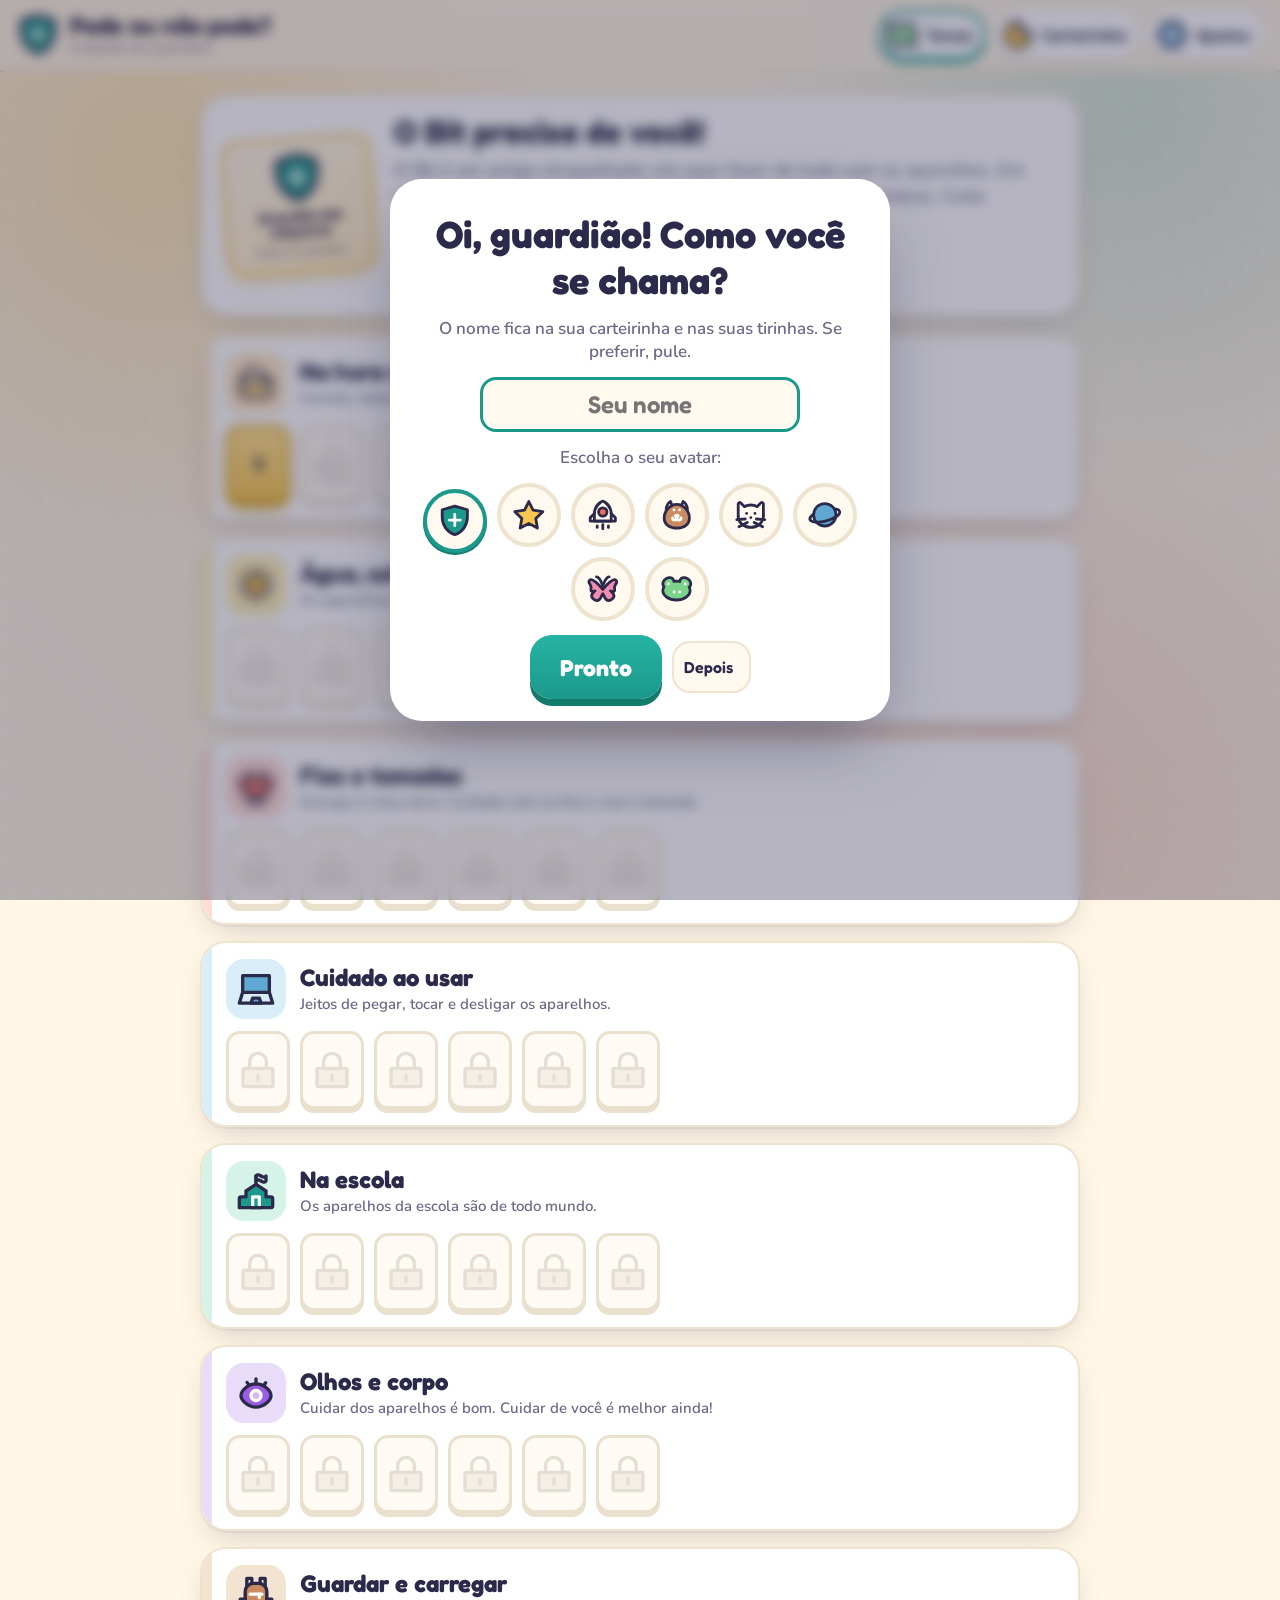
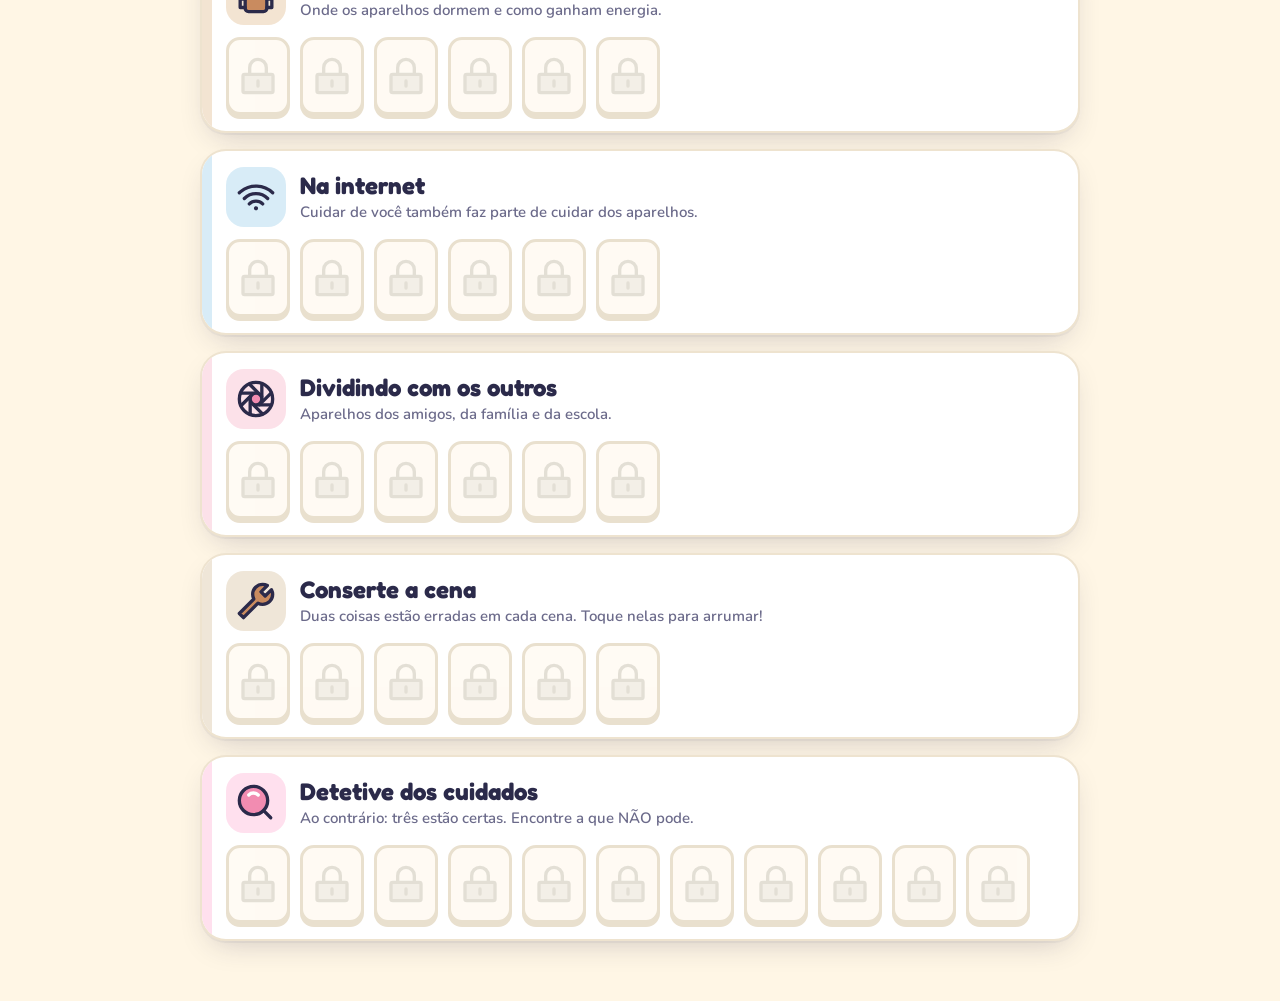
<file: index.html>
<!DOCTYPE html>
<html lang="pt-BR">
<head>
<meta charset="utf-8">
<meta name="viewport" content="width=device-width, initial-scale=1">
<meta name="color-scheme" content="light">
<meta name="theme-color" content="#FFF6E5">
<title>Pode ou não pode?</title>
<meta name="description" content="Jogo para crianças sobre cuidar dos aparelhos: em cada situação, decida se pode ou não pode e descubra o porquê.">
<link rel="icon" href="favicon.svg" type="image/svg+xml">
<link rel="preload" href="fontes/fredoka-700.woff2" as="font" type="font/woff2" crossorigin>
<link rel="preload" href="fontes/nunito-600.woff2" as="font" type="font/woff2" crossorigin>
<link rel="stylesheet" href="estilo.css">
</head>
<body>
<div class="fundo" aria-hidden="true"></div>

<header class="barra">
  <button class="marca" id="btInicio" aria-label="Ir para os temas"><span><b>Pode ou não pode?</b><small>Cuidando dos aparelhos</small></span></button>
  <button class="bt-barra" id="btMapa"><span>Temas</span></button>
  <button class="bt-barra" id="btAlbum"><span>Carteirinha</span></button>
  <button class="bt-barra" id="btAjustes" aria-label="Ajustes"><span>Ajustes</span></button>
</header>

<main>
  <section class="tela" id="mapa"></section>

  <section class="tela oculto" id="jogo">
    <div class="jogo-topo">
      <button class="bt-voltar" id="btVoltar">Temas</button>
      <div class="chip" id="chipTema"></div>
      <div class="chip-seq oculto" id="chipSeq" aria-live="polite"></div>
      <div class="previa" id="previa" aria-hidden="true"></div>
      <button class="bt-redondo" id="btOuvir" aria-label="Ouvir a situação"></button>
    </div>
    <div class="palco" id="palco"></div>
    <div class="aviso" id="aviso" aria-live="polite"></div>
  </section>

  <section class="tela oculto" id="album"></section>
  <section class="tela oculto" id="ajustes"></section>
</main>

<div class="veu oculto" id="premio" role="dialog" aria-modal="true" aria-labelledby="premioTit"></div>
<div class="veu oculto" id="janela" role="dialog" aria-modal="true" aria-labelledby="janelaTit"></div>

<script src="icones.js"></script>
<script src="jogo.js"></script>
</body>
</html>
</file>
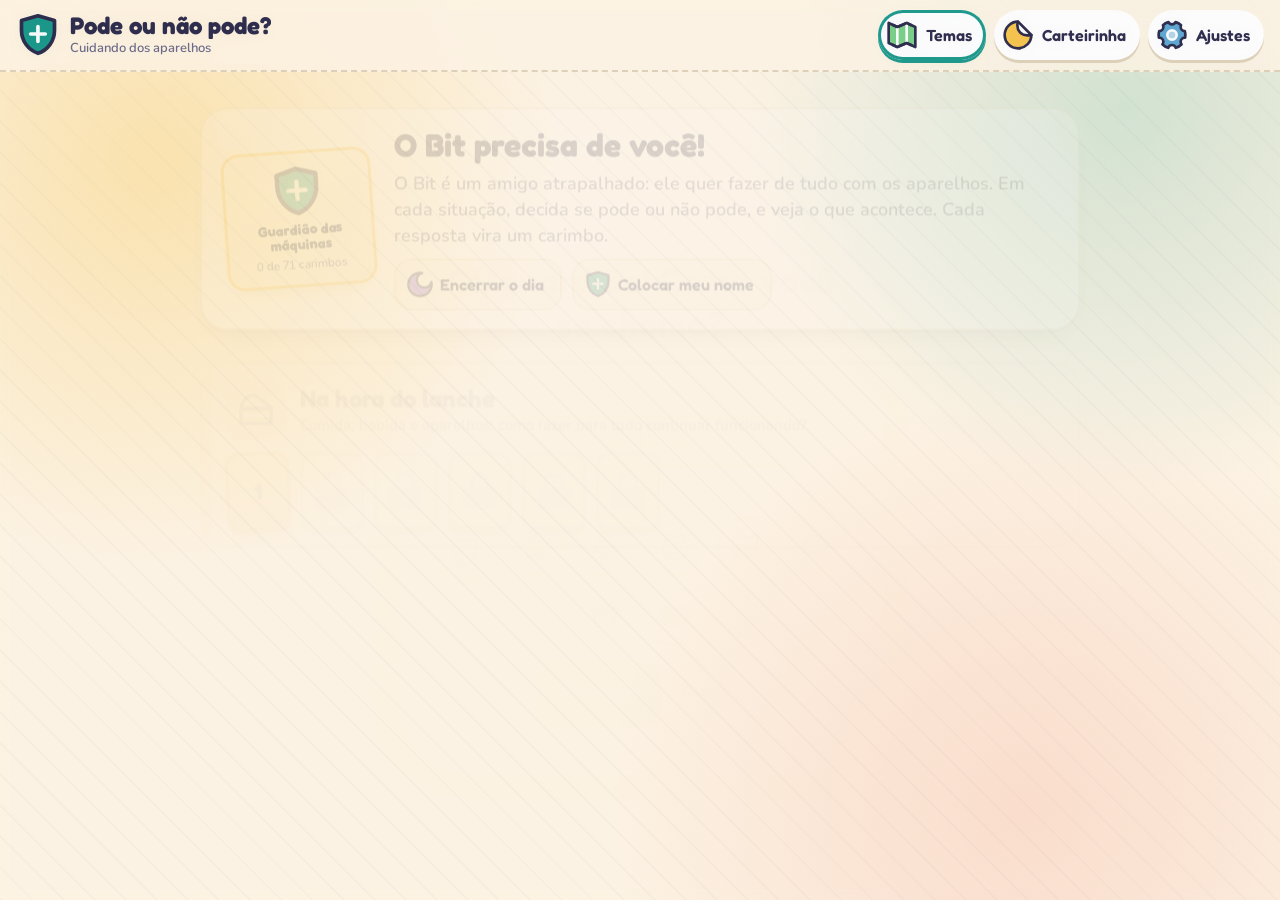
<file: PODE-OU-NAO-PODE.html>
<!DOCTYPE html>
<html lang="pt-BR"><head><meta charset="utf-8"><meta http-equiv="refresh" content="0; url=./"><link rel="canonical" href="https://pode-ou-nao-pode.cliick.dev/"><title>Pode ou não pode?</title></head>
<body><p>O jogo mudou de endereço: <a href="./">pode-ou-nao-pode.cliick.dev</a></p></body></html>
</file>
<file: estilo.css>
@font-face{font-family:"Fredoka";src:url(fontes/fredoka-600.woff2) format("woff2");font-weight:600;font-display:swap}
@font-face{font-family:"Fredoka";src:url(fontes/fredoka-700.woff2) format("woff2");font-weight:700;font-display:swap}
@font-face{font-family:"Nunito";src:url(fontes/nunito-600.woff2) format("woff2");font-weight:600;font-display:swap}
@font-face{font-family:"Nunito";src:url(fontes/nunito-800.woff2) format("woff2");font-weight:800;font-display:swap}

:root{
  color-scheme:light;
  --tinta:#2B2A4A; --tinta-2:#6B6A8A; --tinta-3:#A8A7C0;
  --creme:#FFF6E5; --creme-2:#FFEFD2; --papel:#FFFFFF; --papel-2:#FFF9EF; --borda:#EEE3CF; --borda-2:#E0D3BA;
  --verde:#1B998B; --verde-escuro:#137A6E; --verde-suave:#DDF3EF;
  --coral:#F26B5B; --coral-escuro:#C94D3F; --coral-suave:#FFE3DE;
  --sol:#F9C74F; --sol-escuro:#D9A520; --sol-suave:#FFF3CD;
  --ceu:#5FA8D3; --ceu-suave:#E1F0FA;
  --sombra:0 2px 0 rgba(43,42,74,.05),0 12px 30px -12px rgba(43,42,74,.25);
  --titulo:"Fredoka","Nunito",system-ui,sans-serif; --texto:"Nunito",system-ui,sans-serif;
  --mola:cubic-bezier(.34,1.56,.64,1);
}
*{box-sizing:border-box;margin:0;padding:0}
html{background:var(--creme)}
body{font-family:var(--texto);font-weight:600;color:var(--tinta);min-height:100vh;-webkit-tap-highlight-color:transparent;overflow-x:hidden}
button{font:inherit;color:inherit;cursor:pointer;border:none;background:none}
button:focus-visible{outline:4px solid var(--ceu);outline-offset:4px;border-radius:16px}
svg{display:block}
.oculto{display:none!important}
.fundo{position:fixed;inset:0;z-index:-1;background:
  radial-gradient(circle at 12% 18%,rgba(249,199,79,.35) 0,transparent 30%),
  radial-gradient(circle at 88% 12%,rgba(27,153,139,.18) 0,transparent 28%),
  radial-gradient(circle at 80% 90%,rgba(242,107,91,.16) 0,transparent 32%),
  repeating-linear-gradient(45deg,rgba(43,42,74,.025) 0 2px,transparent 2px 22px),var(--creme)}

/* ================= barra ================= */
.barra{position:sticky;top:0;z-index:20;display:flex;align-items:center;gap:8px;padding:10px 16px;background:rgba(255,246,229,.85);backdrop-filter:blur(12px);-webkit-backdrop-filter:blur(12px);border-bottom:2px dashed var(--borda-2)}
.marca{display:flex;align-items:center;gap:10px;flex:1;min-width:0;text-align:left;border-radius:14px}
.marca>svg{width:44px;height:44px;flex-shrink:0}
.marca>span{min-width:0;overflow:hidden}
.marca b{display:block;font-family:var(--titulo);font-weight:700;font-size:clamp(17px,3.4vw,24px);line-height:1.1;white-space:nowrap;overflow:hidden;text-overflow:ellipsis}
.marca small{display:block;font-size:13px;color:var(--tinta-2)}
.bt-barra{display:flex;align-items:center;gap:8px;height:50px;padding:0 14px 0 8px;border-radius:40px;background:var(--papel);box-shadow:0 3px 0 var(--borda-2);
  font-family:var(--titulo);font-weight:600;font-size:16px;transition:transform .2s var(--mola)}
.bt-barra:hover{transform:translateY(-2px)}
.bt-barra svg{width:32px;height:32px}
.bt-barra.ativo{box-shadow:0 3px 0 var(--verde),inset 0 0 0 3px var(--verde)}

main{max-width:1000px;margin:0 auto;padding:22px 16px 60px}
.tela{display:flex;flex-direction:column;align-items:center;gap:18px}
.tela.entra{animation:entra .45s var(--mola) backwards}
@keyframes entra{from{opacity:0;transform:translateY(16px)}to{opacity:1;transform:none}}

/* ================= cabeçalho do mapa ================= */
.cabecalho{width:100%;max-width:880px;display:flex;align-items:center;gap:20px;background:var(--papel);border-radius:28px;box-shadow:var(--sombra);padding:18px 22px;border:2px solid var(--borda)}
.cracha{flex-shrink:0;transform:rotate(-4deg)}
.cracha-in{width:150px;background:linear-gradient(160deg,#FFF8E6,#FFEDC2);border:3px solid var(--sol);border-radius:18px;padding:12px 10px;text-align:center;display:flex;flex-direction:column;align-items:center;gap:4px;box-shadow:0 8px 20px -10px rgba(217,165,32,.6)}
.cracha-ic svg{width:52px;height:52px}
.cracha-in b{font-family:var(--titulo);font-weight:700;font-size:14px;line-height:1.1}
.cracha-in small{font-size:12px;color:var(--tinta-2)}
.cab-txt h1{font-family:var(--titulo);font-weight:700;font-size:clamp(22px,4.2vw,32px);line-height:1.15}
.cab-txt p{color:var(--tinta-2);font-size:clamp(15px,2.6vw,18px);margin-top:6px;line-height:1.45}

/* ================= temas ================= */
.temas{width:100%;max-width:880px;display:flex;flex-direction:column;gap:16px}
.tema{background:var(--papel);border-radius:26px;box-shadow:var(--sombra);border:2px solid var(--borda);padding:16px 18px;animation:entra .5s var(--mola) backwards;position:relative;overflow:hidden}
.tema::before{content:"";position:absolute;left:0;top:0;bottom:0;width:10px;background:var(--cor)}
.tema-topo{display:flex;align-items:center;gap:14px;margin-bottom:12px;padding-left:6px}
.tema-ic{width:60px;height:60px;border-radius:18px;background:var(--cor);display:flex;align-items:center;justify-content:center;flex-shrink:0}
.tema-ic svg{width:40px;height:40px}
.tema h2{font-family:var(--titulo);font-weight:700;font-size:clamp(19px,3.4vw,24px);line-height:1.15}
.tema p{font-size:15px;color:var(--tinta-2);margin-top:2px}
.selo-ok{margin-left:auto;display:flex;align-items:center;gap:6px;background:var(--verde-suave);color:var(--verde-escuro);font-family:var(--titulo);font-weight:600;font-size:14px;padding:6px 12px 6px 8px;border-radius:40px;white-space:nowrap}
.selo-ok svg{width:20px;height:20px}
.cartoes{display:flex;gap:10px;flex-wrap:wrap;padding-left:6px}
.cartinha{width:64px;height:78px;border-radius:14px;background:var(--papel-2);border:3px solid var(--borda-2);display:flex;align-items:center;justify-content:center;
  font-family:var(--titulo);font-weight:700;font-size:22px;color:var(--tinta-2);box-shadow:0 4px 0 var(--borda-2);transition:transform .25s var(--mola);position:relative}
.cartinha:hover{transform:translateY(-4px) rotate(-3deg)}
.cartinha svg{width:40px;height:40px}
.cartinha.feita{background:#fff;border-color:var(--verde);box-shadow:0 4px 0 var(--verde)}
.cartinha.feita::after{content:"";position:absolute;right:-6px;top:-6px;width:18px;height:18px;border-radius:50%;background:var(--verde);border:3px solid #fff}
.cartinha.atual{background:linear-gradient(180deg,#FFE08A,var(--sol));border-color:var(--sol-escuro);box-shadow:0 4px 0 var(--sol-escuro),0 10px 20px -8px rgba(217,165,32,.8);color:var(--tinta);animation:balanca 2.4s ease-in-out infinite}
.cartinha.aberta{border-color:var(--tinta-3);color:var(--tinta)}
.cartinha.fechada{opacity:.7;cursor:not-allowed}
.cartinha.fechada:hover{transform:none}
@keyframes balanca{0%,100%{transform:rotate(-3deg)}50%{transform:rotate(3deg)}}

/* ================= jogo ================= */
#jogo{gap:14px}
.jogo-topo{display:flex;align-items:center;gap:10px;width:100%;max-width:880px;flex-wrap:wrap}
.bt-voltar{display:flex;align-items:center;gap:6px;height:46px;padding:0 16px 0 8px;border-radius:40px;background:var(--tinta);color:#fff;font-family:var(--titulo);font-weight:600;font-size:16px;transition:transform .2s var(--mola)}
.bt-voltar:hover{transform:translateY(-2px)}
.bt-voltar svg{width:28px;height:28px}
.chip{display:flex;align-items:center;gap:8px;background:var(--papel);border-radius:40px;padding:6px 14px 6px 6px;box-shadow:0 3px 0 var(--borda-2);font-family:var(--titulo);font-weight:600;font-size:15px}
.chip svg{width:32px;height:32px;padding:4px;border-radius:50%;background:var(--cor)}
.chip-seq{display:flex;align-items:center;gap:4px;background:linear-gradient(180deg,#FFF3CD,#FFE08A);border-radius:40px;padding:4px 12px 4px 6px;box-shadow:0 3px 0 var(--sol-escuro);font-family:var(--titulo);font-weight:600;font-size:15px}
.chip-seq svg{width:26px;height:26px}
.chip-seq b{font-size:19px}
.chip-seq.pula{animation:pula .6s var(--mola)}
@keyframes pula{0%{transform:scale(1)}40%{transform:scale(1.25) rotate(-6deg)}100%{transform:scale(1)}}
.festa{display:flex;align-items:center;gap:8px;background:linear-gradient(180deg,#FFF3CD,#FFE08A);border:3px solid var(--sol);border-radius:20px;padding:10px 16px;font-family:var(--titulo);font-weight:600;font-size:clamp(16px,3vw,19px);animation:pop .6s var(--mola)}
.festa svg{width:34px;height:34px;animation:chama 1s ease-in-out infinite alternate}
.festa svg:nth-child(2){animation-delay:.2s}.festa svg:nth-child(3){animation-delay:.4s}
.festa.grande{font-size:clamp(18px,3.4vw,22px);padding:14px 18px;border-color:var(--coral);background:linear-gradient(180deg,#FFF3CD,#FFD1B8)}
.festa.leve{background:var(--papel-2);border-color:var(--borda);font-size:15px}
.festa.leve svg{animation:none;width:26px;height:26px}
@keyframes chama{from{transform:scale(1) rotate(-4deg)}to{transform:scale(1.15) rotate(4deg)}}
.previa{display:flex;gap:6px;margin-left:auto;align-items:center;flex-wrap:wrap}
.previa .pv{width:32px;height:32px;border-radius:50%;background:var(--papel);opacity:.4;display:flex;align-items:center;justify-content:center;border:2px solid var(--borda-2);transition:all .3s}
.previa .pv svg{width:20px;height:20px}
.previa .pv.f{opacity:1;border-color:var(--verde);background:var(--verde-suave)}
.previa .pv.a{opacity:1;width:42px;height:42px;border-color:var(--sol);background:var(--sol-suave);box-shadow:0 0 0 3px #fff,0 0 0 5px var(--sol)}
.previa .pv.a svg{width:26px;height:26px}
.bt-redondo{width:52px;height:52px;border-radius:50%;background:var(--papel);box-shadow:0 4px 0 var(--borda-2);display:flex;align-items:center;justify-content:center;transition:transform .2s var(--mola)}
.bt-redondo:hover{transform:translateY(-2px)}
.bt-redondo svg{width:32px;height:32px}
.palco{width:100%;max-width:880px;display:flex;flex-direction:column;align-items:center;gap:22px;min-height:420px;justify-content:center}

/* carta que vira */
.carta{width:min(100%,560px);aspect-ratio:1.45;perspective:1200px;position:relative}
.carta-frente,.carta-verso{position:absolute;inset:0;border-radius:32px;backface-visibility:hidden;-webkit-backface-visibility:hidden;display:flex;flex-direction:column;align-items:center;justify-content:center;gap:12px;padding:22px 26px;text-align:center;
  transition:transform .8s cubic-bezier(.4,0,.2,1);box-shadow:var(--sombra)}
.carta-frente{background:var(--papel);border:3px solid var(--borda)}
.carta-verso{background:var(--papel-2);border:3px solid var(--borda-2);transform:rotateY(180deg)}
.carta.virada .carta-frente{transform:rotateY(-180deg)}
.carta.virada .carta-verso{transform:rotateY(0)}
.carta-fig{position:relative;width:clamp(96px,20vw,140px);height:clamp(96px,20vw,140px);border-radius:32px;background:color-mix(in srgb,var(--c) 22%,#fff);display:flex;align-items:center;justify-content:center;animation:boia 3.4s ease-in-out infinite}
.carta-fig svg{width:70%;height:70%}
@keyframes boia{0%,100%{transform:translateY(0) rotate(-2deg)}50%{transform:translateY(-6px) rotate(2deg)}}
.carta-txt{font-family:var(--titulo);font-weight:600;font-size:clamp(20px,3.8vw,30px);line-height:1.25}
.carta-perg{font-size:15px;color:var(--tinta-2);font-weight:800;letter-spacing:.5px;text-transform:uppercase}
.carta-x{font-size:clamp(17px,3vw,22px);line-height:1.45;font-weight:800;max-width:460px}
.carimbo{display:flex;flex-direction:column;align-items:center;gap:2px;padding:10px 26px 12px;border:5px solid;border-radius:18px;font-family:var(--titulo);font-weight:700;font-size:clamp(22px,4vw,30px);line-height:1;text-transform:uppercase;letter-spacing:1px;transform:rotate(-8deg);
  animation:bate .5s var(--mola) .6s backwards}
.carimbo svg{width:40px;height:40px}
.carimbo.pode{color:var(--verde-escuro);border-color:var(--verde);background:rgba(27,153,139,.08)}
.carimbo.nao{color:var(--coral-escuro);border-color:var(--coral);background:rgba(242,107,91,.08)}
@keyframes bate{0%{transform:rotate(-8deg) scale(2.4);opacity:0}60%{transform:rotate(-8deg) scale(.95);opacity:1}100%{transform:rotate(-8deg) scale(1)}}
.botoes{display:flex;gap:clamp(12px,3vw,28px);flex-wrap:wrap;justify-content:center}
.bt-pode,.bt-nao{display:flex;align-items:center;gap:12px;height:clamp(74px,12vw,96px);padding:0 clamp(22px,4vw,40px);border-radius:28px;color:#fff;font-family:var(--titulo);font-weight:700;font-size:clamp(22px,4vw,30px);
  transition:transform .15s ease,box-shadow .15s;animation:entra .5s var(--mola) .1s backwards}
.bt-pode svg,.bt-nao svg{width:clamp(34px,6vw,46px);height:clamp(34px,6vw,46px)}
.bt-pode{background:linear-gradient(180deg,#26B3A3,var(--verde));box-shadow:0 8px 0 var(--verde-escuro),0 16px 30px -12px var(--verde)}
.bt-nao{background:linear-gradient(180deg,#FF8577,var(--coral));box-shadow:0 8px 0 var(--coral-escuro),0 16px 30px -12px var(--coral)}
.bt-pode:hover,.bt-nao:hover{transform:translateY(-3px)}
.bt-pode:active,.bt-nao:active,.escolhido{transform:translateY(6px)!important;box-shadow:0 2px 0 var(--verde-escuro)!important}
.bt-nao:active,.bt-nao.escolhido{box-shadow:0 2px 0 var(--coral-escuro)!important}
.treme{animation:treme .45s ease}
@keyframes treme{0%,100%{translate:0}20%{translate:-8px}40%{translate:7px}60%{translate:-5px}80%{translate:3px}}

/* modo detetive */
.pergunta{text-align:center;background:var(--papel);border-radius:24px;padding:16px 22px;box-shadow:var(--sombra);border:3px solid var(--borda);max-width:640px}
.pergunta b{display:block;font-family:var(--titulo);font-weight:700;font-size:clamp(22px,4vw,30px)}
.pergunta span{display:block;color:var(--tinta-2);font-size:clamp(15px,2.6vw,18px);margin-top:4px}
.opcoes{display:grid;grid-template-columns:repeat(2,minmax(0,1fr));gap:clamp(10px,2.4vw,18px);width:100%;max-width:640px}
.opcao{position:relative;background:var(--papel);border-radius:26px;box-shadow:0 7px 0 var(--borda-2),0 14px 24px -12px rgba(43,42,74,.3);border:3px solid var(--borda);
  display:flex;flex-direction:column;align-items:center;justify-content:center;gap:8px;padding:18px 12px 14px;min-height:150px;transition:transform .2s var(--mola),opacity .3s;animation:entra .5s var(--mola) backwards}
.opcao svg.ic{width:clamp(56px,10vw,80px);height:clamp(56px,10vw,80px)}
.opcao .t{font-family:var(--titulo);font-weight:600;font-size:clamp(15px,2.6vw,18px);text-align:center;line-height:1.2}
.opcao:hover{transform:translateY(-4px)}
.opcao.certa{border-color:var(--coral);background:var(--coral-suave);box-shadow:0 7px 0 var(--coral)}
.opcao.fora{opacity:.55;border-color:var(--verde);cursor:default}
.opcao.fora:hover{transform:none}
.ok-op{position:absolute;top:-10px;right:-8px;width:38px;height:38px;border-radius:50%;background:var(--coral);color:#fff;border:4px solid #fff;display:flex;align-items:center;justify-content:center;animation:pop .5s var(--mola)}
.ok-op.verde{background:var(--verde)}
.ok-op svg{width:20px;height:20px}
@keyframes pop{0%{transform:scale(.5)}60%{transform:scale(1.15)}100%{transform:scale(1)}}
.aviso{min-height:60px;display:flex;align-items:center;justify-content:center;width:100%}
.aviso-caixa{background:var(--ceu-suave);border:3px solid #BFDCF0;border-radius:20px;padding:10px 20px;font-size:clamp(16px,2.8vw,20px);font-weight:800;max-width:700px;text-align:center;animation:entra .4s var(--mola)}

/* ================= prêmio ================= */
.veu{position:fixed;inset:0;z-index:50;display:flex;align-items:center;justify-content:center;padding:16px;overflow:auto;background:rgba(43,42,74,.35);backdrop-filter:blur(6px);-webkit-backdrop-filter:blur(6px);animation:veu .3s ease}
@keyframes veu{from{opacity:0}to{opacity:1}}
.cartao{margin:auto;width:100%;max-width:500px;background:var(--papel);border-radius:32px;box-shadow:0 30px 70px -20px rgba(43,42,74,.5);padding:26px 24px 22px;text-align:center;display:flex;flex-direction:column;align-items:center;gap:14px;position:relative;overflow:hidden;animation:sobe .55s var(--mola)}
.cartao::before{content:"";position:absolute;inset:0 0 auto 0;height:12px;background:var(--cor)}
@keyframes sobe{from{opacity:0;transform:translateY(40px) scale(.94)}to{opacity:1;transform:none}}
.cartao h2{font-family:var(--titulo);font-weight:700;font-size:clamp(28px,6vw,38px);margin-top:6px}
.explica{background:var(--papel-2);border:2px solid var(--borda);border-radius:20px;padding:12px 16px;font-size:clamp(16px,3vw,19px);line-height:1.45;font-weight:800}
.explica span{display:inline-block;font-family:var(--titulo);font-weight:700;padding:2px 12px;border-radius:30px;margin-right:8px;color:#fff;transform:rotate(-3deg)}
.marca-pode{background:var(--verde)} .marca-nao{background:var(--coral)}
.carimbo-grande{width:140px;height:140px}
.cg-in{width:100%;height:100%;border-radius:50%;background:#fff;border:12px solid var(--cor-selo);display:flex;align-items:center;justify-content:center;box-shadow:0 0 0 5px #fff,0 16px 30px -12px rgba(43,42,74,.5);animation:vira 1s var(--mola)}
.cg-in svg{width:64%;height:64%}
@keyframes vira{from{transform:rotateY(180deg) scale(.4);opacity:0}to{transform:none;opacity:1}}
.nome-fig{display:inline-flex;gap:8px;background:var(--sol-suave);border-radius:40px;padding:8px 16px;font-family:var(--titulo);font-weight:600;font-size:18px}
.cartao .sub{color:var(--tinta-2);font-size:17px}
.linha-bts{display:flex;gap:10px;flex-wrap:wrap;justify-content:center;align-items:center}
.bt-principal{height:64px;padding:0 30px;border-radius:22px;background:linear-gradient(180deg,#26B3A3,var(--verde));color:#fff;font-family:var(--titulo);font-weight:700;font-size:23px;box-shadow:0 7px 0 var(--verde-escuro);transition:transform .2s var(--mola)}
.bt-principal:hover{transform:translateY(-2px)}
.bt-principal:active{transform:translateY(5px);box-shadow:0 2px 0 var(--verde-escuro)}
.bt-leve{display:flex;align-items:center;gap:6px;height:52px;padding:0 16px 0 10px;border-radius:18px;background:var(--papel-2);border:2px solid var(--borda);font-family:var(--titulo);font-weight:600;font-size:16px}
.bt-leve svg{width:28px;height:28px}
.confete{position:fixed;top:-20px;width:12px;height:12px;z-index:60;pointer-events:none;animation:cai var(--dur) cubic-bezier(.25,.6,.5,1) var(--atraso) forwards}
@keyframes cai{to{transform:translate(var(--dx),105vh) rotate(var(--giro))}}

/* ================= carteirinha e ajustes ================= */
.titulo-tela{display:flex;align-items:center;gap:12px;font-family:var(--titulo);font-weight:700;font-size:clamp(24px,4.6vw,34px);text-align:center}
.titulo-tela svg{width:48px;height:48px}
.texto-tela{color:var(--tinta-2);font-size:17px;text-align:center;max-width:620px}
.album-grupo{width:100%;max-width:880px;background:var(--papel);border-radius:26px;box-shadow:var(--sombra);border:2px solid var(--borda);padding:16px 18px 20px;animation:entra .5s var(--mola) backwards}
.album-grupo h3{display:flex;align-items:center;gap:10px;font-family:var(--titulo);font-weight:600;font-size:20px;margin-bottom:14px}
.album-grupo h3 svg{width:40px;height:40px;padding:5px;border-radius:12px;background:var(--cor)}
.album-grade{display:grid;grid-template-columns:repeat(auto-fill,minmax(104px,1fr));gap:14px}
.selo{display:flex;flex-direction:column;align-items:center;gap:6px;font-size:14px;font-weight:800;text-align:center;color:var(--tinta-2)}
.selo .s-in{width:86px;height:86px;border-radius:50%;background:#fff;border:7px solid var(--cor-selo);display:flex;align-items:center;justify-content:center;box-shadow:0 0 0 3px #fff,0 10px 18px -8px rgba(43,42,74,.4)}
.selo .s-in svg{width:62%;height:62%}
.selo.falta .s-in{background:var(--papel-2);border:3px dashed var(--borda-2);box-shadow:none}
.selo.tem{color:var(--tinta)}
.selo.tem .s-in{transform:rotate(-6deg)}
.ajustes{width:100%;max-width:600px;display:flex;flex-direction:column;gap:12px}
.ajuste{display:flex;align-items:center;gap:14px;background:var(--papel);border:2px solid var(--borda);border-radius:22px;padding:14px 16px;box-shadow:var(--sombra);text-align:left;font-size:18px;font-weight:800}
.ajuste>svg{width:46px;height:46px;flex-shrink:0;padding:5px;border-radius:14px;background:var(--papel-2)}
.ajuste .txt{flex:1}
.ajuste small{display:block;font-size:15px;font-weight:600;color:var(--tinta-2);margin-top:2px}
.chave{width:66px;height:38px;border-radius:40px;background:var(--borda-2);position:relative;flex-shrink:0;transition:background .25s}
.chave::after{content:"";position:absolute;top:4px;left:4px;width:30px;height:30px;border-radius:50%;background:#fff;box-shadow:0 2px 6px rgba(0,0,0,.2);transition:left .3s var(--mola)}
.ajuste[aria-checked="true"] .chave{background:var(--verde)}
.ajuste[aria-checked="true"] .chave::after{left:32px}
.ajuste.perigo{color:var(--coral-escuro)}

body.sem-animacao *,body.sem-animacao *::before,body.sem-animacao *::after{animation:none!important;transition:none!important}

@media (max-width:640px){
  .bt-barra span{display:none}
  .bt-barra{padding:0 8px}
  .marca small{display:none}
  .cabecalho{flex-direction:column;text-align:center}
  .cracha{transform:none}
  .jogo-topo .chip{display:none}
  .palco{min-height:0}
  .carta{aspect-ratio:auto;min-height:300px}
  .carta-frente,.carta-verso{position:relative;inset:auto;min-height:300px}
  .carta.virada .carta-frente{display:none}
  .carta:not(.virada) .carta-verso{display:none}
  .carta-verso{transform:none}
  .botoes{width:100%}
  .bt-pode,.bt-nao{flex:1;justify-content:center;padding:0 10px}
  .opcao{min-height:130px}
  .passos{margin-left:0}
}

/* ================= o Bit e a cena da carta ================= */
.cena-bit{display:flex;align-items:center;justify-content:center;gap:clamp(10px,3vw,26px)}
.bit-caixa{position:relative;width:clamp(84px,17vw,124px);flex-shrink:0}
.bit{width:100%;height:auto;overflow:visible}
.bit .b-corpo{transform-box:fill-box;transform-origin:50% 100%;animation:respira 3s ease-in-out infinite}
.bit .b-luz{animation:brilha-luz 2.2s ease-in-out infinite}
.bit.feliz .b-corpo{animation:pula .7s var(--mola) 2}
.bit.oops .b-corpo{animation:inclina 1.2s ease-in-out 1}
.bit.nao .b-braco{transform-box:fill-box;transform-origin:0 100%;animation:acena .4s ease-in-out 3 alternate}
.balao-bit{position:absolute;top:-10px;right:-14px;background:var(--papel);border:2px solid var(--borda-2);border-radius:14px 14px 14px 2px;padding:3px 9px;font-family:var(--titulo);font-weight:600;font-size:14px;white-space:nowrap;animation:entra .5s var(--mola) .3s backwards;box-shadow:0 2px 0 var(--borda-2)}
@keyframes respira{0%,100%{transform:translateY(0)}50%{transform:translateY(-3px)}}
@keyframes brilha-luz{0%,100%{fill:#F9C74F}50%{fill:#FFF3B0}}
@keyframes pula{0%,100%{transform:translateY(0)}40%{transform:translateY(-14px) scale(1.03,.97)}70%{transform:translateY(0) scale(1.04,.96)}}
@keyframes inclina{0%,100%{transform:rotate(0)}30%{transform:rotate(-7deg)}65%{transform:rotate(5deg)}}
@keyframes acena{from{transform:rotate(0)}to{transform:rotate(-18deg)}}
/* efeitos da consequência */
.fx{position:absolute;inset:-12%;width:124%;height:124%;pointer-events:none;overflow:visible}
.fx .fx-gota{animation:cai-gota 1.1s ease-in infinite}
.fx .fx-calor{animation:sobe-calor 1.4s ease-out infinite}
.fx .fx-raio{transform-box:fill-box;transform-origin:center;animation:raio .5s ease-in-out 3}
.fx .fx-racha{stroke-dasharray:120;stroke-dashoffset:120;animation:racha .9s ease-out .2s forwards}
.fx .fx-sujo{animation:entra .5s var(--mola)}
.fx .fx-brilho{transform-box:fill-box;transform-origin:center;animation:brilho 1.2s ease-in-out infinite alternate}
.fx .fx-nuvem{animation:flutua-nuvem 2.4s ease-in-out infinite alternate}
.fx.alerta{inset:-4% -4% auto auto;width:46%;height:46%}
.triste-fig{filter:saturate(.6)}
@keyframes cai-gota{0%{transform:translateY(-10px);opacity:0}30%{opacity:1}100%{transform:translateY(40px);opacity:0}}
@keyframes sobe-calor{0%{transform:translateY(8px);opacity:0}30%{opacity:1}100%{transform:translateY(-16px);opacity:0}}
@keyframes raio{0%,100%{opacity:0;transform:scale(.6)}50%{opacity:1;transform:scale(1.15)}}
@keyframes racha{to{stroke-dashoffset:0}}
@keyframes brilho{from{transform:scale(.9) rotate(-8deg);opacity:.7}to{transform:scale(1.1) rotate(8deg);opacity:1}}
@keyframes flutua-nuvem{from{transform:translateY(0)}to{transform:translateY(-6px)}}
/* arrastar a carta */
.carta{touch-action:pan-y;cursor:grab;--dx:0px;--rot:0deg}
.carta .carta-frente{transform:translateX(var(--dx)) rotate(var(--rot));transition:transform .35s var(--mola)}
.carta.pegando{cursor:grabbing}
.carta.pegando .carta-frente{transition:none}
.carta.virada .carta-frente{transform:rotateY(-180deg)}
.pista{position:absolute;top:18px;display:flex;align-items:center;gap:6px;padding:6px 14px;border-radius:14px;border:4px solid;font-family:var(--titulo);font-weight:700;font-size:20px;text-transform:uppercase;opacity:0;transition:opacity .2s;pointer-events:none}
.pista svg{width:26px;height:26px}
.pista-pode{left:18px;color:var(--verde-escuro);border-color:var(--verde);transform:rotate(-12deg)}
.pista-nao{right:18px;color:var(--coral-escuro);border-color:var(--coral);transform:rotate(12deg)}
.carta.vai-pode .pista-pode,.carta.vai-nao .pista-nao{opacity:1}
.dica-arraste{font-size:14px;color:var(--tinta-3);text-align:center}
.carta-fig.treme{animation:treme .45s ease}
/* por quê? */
.porque{display:none;flex-direction:column;gap:6px;width:100%;max-width:440px}
.porque.ver{display:flex;animation:entra .4s var(--mola)}
.porque b{font-family:var(--titulo);font-size:19px}
.pq{background:var(--papel);border:3px solid var(--borda-2);border-radius:14px;padding:8px 12px;font-size:15px;font-weight:800;text-align:left;transition:transform .15s var(--mola)}
.pq:hover{transform:translateX(4px)}
.pq.certa{border-color:var(--verde);background:var(--verde-suave)}
.pq.fora{opacity:.45}
.carta.virada{aspect-ratio:auto;min-height:0}
.carta.virada .carta-verso{position:relative;min-height:300px;padding:18px 22px}
.carta.virada .carta-frente{position:absolute}
.carta-verso .bit-caixa{width:clamp(70px,13vw,96px)}
.carta-verso .carta-fig{width:clamp(80px,15vw,110px);height:clamp(80px,15vw,110px)}
.carta-verso .carimbo{font-size:clamp(20px,3.4vw,26px);padding:8px 22px 10px}
.carta-verso .carimbo svg{width:32px;height:32px}
/* conserte a cena */
.cena-conserta .opcao.errada{border-color:#F0C419;background:#FFF9E6}
.cena-conserta .opcao.arrumada{border-color:var(--verde);background:var(--verde-suave);cursor:default}
.cena-conserta .opcao.arrumada svg.ic{animation:pula .6s var(--mola)}
.cena-conserta .opcao.ok-ja{box-shadow:0 7px 0 var(--verde);border-color:var(--verde)}
.cena-conserta .opcao{position:relative}
.cena-conserta .opcao .fx{inset:auto;width:80px;height:80px;left:50%;top:50%;margin:-52px 0 0 -40px}
/* nome e avatar */
.campo-nome{font:inherit;font-family:var(--titulo);font-weight:600;font-size:24px;text-align:center;padding:10px 16px;border-radius:16px;border:3px solid var(--borda-2);width:min(100%,320px);background:var(--papel-2);color:var(--tinta)}
.campo-nome:focus{outline:none;border-color:var(--verde)}
.avatares{display:flex;gap:10px;flex-wrap:wrap;justify-content:center}
.avatar{width:64px;height:64px;border-radius:50%;background:var(--papel-2);border:4px solid var(--borda);display:flex;align-items:center;justify-content:center;transition:transform .2s var(--mola)}
.avatar svg{width:60%;height:60%}
.avatar:hover{transform:scale(1.08)}
.avatar.escolhido{border-color:var(--verde);box-shadow:0 0 0 4px var(--verde-suave);transform:scale(1.1)}
.cartao .sub{color:var(--tinta-2);font-size:17px}
.linha-bts.esq{justify-content:flex-start;margin-top:10px}
/* rituais */
.ritual-topo{width:calc(100% + 48px);margin:-26px -24px 0;height:130px;position:relative;overflow:hidden;background:linear-gradient(180deg,#BFE3F8,#FFF6E5)}
.ritual-topo.noite{background:linear-gradient(180deg,#1E2555,#4A4580)}
.sol-r{position:absolute;left:50%;bottom:-30px;width:100px;height:100px;margin-left:-50px;border-radius:50%;background:radial-gradient(circle,#FFF1B8,#F9C74F 70%);box-shadow:0 0 50px 16px rgba(249,199,79,.5);animation:nasce 1.6s ease-out}
.lua-r{position:absolute;right:20%;top:24px;width:54px;height:54px;border-radius:50%;background:#FFF1B8;box-shadow:inset -12px -6px 0 #E6D28F,0 0 26px rgba(255,241,184,.6)}
.ritual-topo.noite i{position:absolute;width:5px;height:5px;border-radius:50%;background:#fff;animation:pisca 2s ease-in-out infinite}
.ritual-topo.noite i:nth-child(2){left:15%;top:30%}.ritual-topo.noite i:nth-child(3){left:35%;top:20%;animation-delay:.4s}.ritual-topo.noite i:nth-child(4){left:55%;top:50%;animation-delay:.8s}.ritual-topo.noite i:nth-child(5){left:80%;top:60%;animation-delay:1.2s}
.cartao.ritual .bit{width:120px;margin-top:-50px;position:relative;z-index:1}
.cartao.ritual.dormindo .bit{filter:brightness(.8);transition:filter 1.5s}
@keyframes nasce{from{transform:translateY(70px)}to{transform:translateY(0)}}
@keyframes pisca{0%,100%{opacity:1}50%{opacity:.3}}
/* carteira e tirinha */
.carteira{width:100%;max-width:880px}
.carteira-in{display:flex;align-items:center;gap:16px;background:linear-gradient(160deg,#FFF8E6,#FFEDC2);border:3px solid var(--sol);border-radius:22px;padding:16px 20px;box-shadow:0 10px 24px -12px rgba(217,165,32,.7);transform:rotate(-1deg)}
.carteira-ic svg{width:64px;height:64px}
.carteira-in b{display:block;font-family:var(--titulo);font-weight:700;font-size:clamp(20px,4vw,28px)}
.carteira-in small{color:var(--tinta-2);font-size:14px}
.bt-tirinha{margin-left:auto;display:flex;align-items:center;gap:6px;background:var(--sol-suave);border:2px solid var(--sol);border-radius:40px;padding:6px 12px 6px 6px;font-family:var(--titulo);font-weight:600;font-size:14px;white-space:nowrap}
.bt-tirinha svg{width:22px;height:22px}
.tema-topo .selo-ok+.bt-tirinha{margin-left:8px}
.album-grupo h3 .bt-tirinha{margin-left:auto}
.tirinha-cartao{max-width:760px}
.tirinha-topo h2{font-size:clamp(24px,5vw,32px)}
.quadrinhos{display:grid;grid-template-columns:repeat(3,minmax(0,1fr));gap:10px;width:100%}
.quadro{position:relative;background:var(--papel);border:3px solid var(--tinta);border-radius:8px;padding:10px 8px 8px;display:flex;flex-direction:column;align-items:center;gap:6px;min-height:150px}
.quadro::before{content:"";position:absolute;inset:0 0 auto 0;height:8px;background:var(--cor)}
.q-num{position:absolute;left:6px;top:12px;width:22px;height:22px;border-radius:50%;background:var(--tinta);color:#fff;font-family:var(--titulo);font-size:13px;display:flex;align-items:center;justify-content:center}
.q-cena{display:flex;align-items:center;gap:6px;margin-top:8px}
.q-cena .bit{width:64px;height:auto}
.q-cena .bit .b-corpo{animation:none}
.q-fig{position:relative;width:56px;height:56px}
.q-fig svg.ic{width:100%;height:100%}
.q-fig .fx *{animation:none!important}
.quadro p{font-size:12px;line-height:1.3;text-align:center;font-weight:800}
/* modo turma */
body.turma{font-size:118%}
body.turma .carta-txt{font-size:clamp(26px,4.4vw,38px)}
body.turma .bt-pode,body.turma .bt-nao{height:clamp(84px,13vw,110px);font-size:clamp(26px,4.4vw,34px)}
body.turma .opcao .t{font-size:clamp(17px,2.8vw,21px)}
body.turma .aviso-caixa{font-size:clamp(19px,3vw,24px)}
/* impressão da tirinha */
@media print{
  body.imprimindo>*{display:none!important}
  body.imprimindo #janela{display:flex!important;position:static;background:none;backdrop-filter:none}
  body.imprimindo .nao-imprime{display:none!important}
  body.imprimindo .cartao{box-shadow:none;border:none}
  .quadro{break-inside:avoid}
}
@media (max-width:640px){
  .quadrinhos{grid-template-columns:repeat(2,minmax(0,1fr))}
  .cena-bit{gap:8px}
  .bit-caixa{width:72px}
  .balao-bit{font-size:12px;right:-8px}
  .pista{font-size:15px;padding:4px 10px;top:10px}
  .previa{margin-left:0}
  .linha-bts.esq{justify-content:center}
}
</file>
